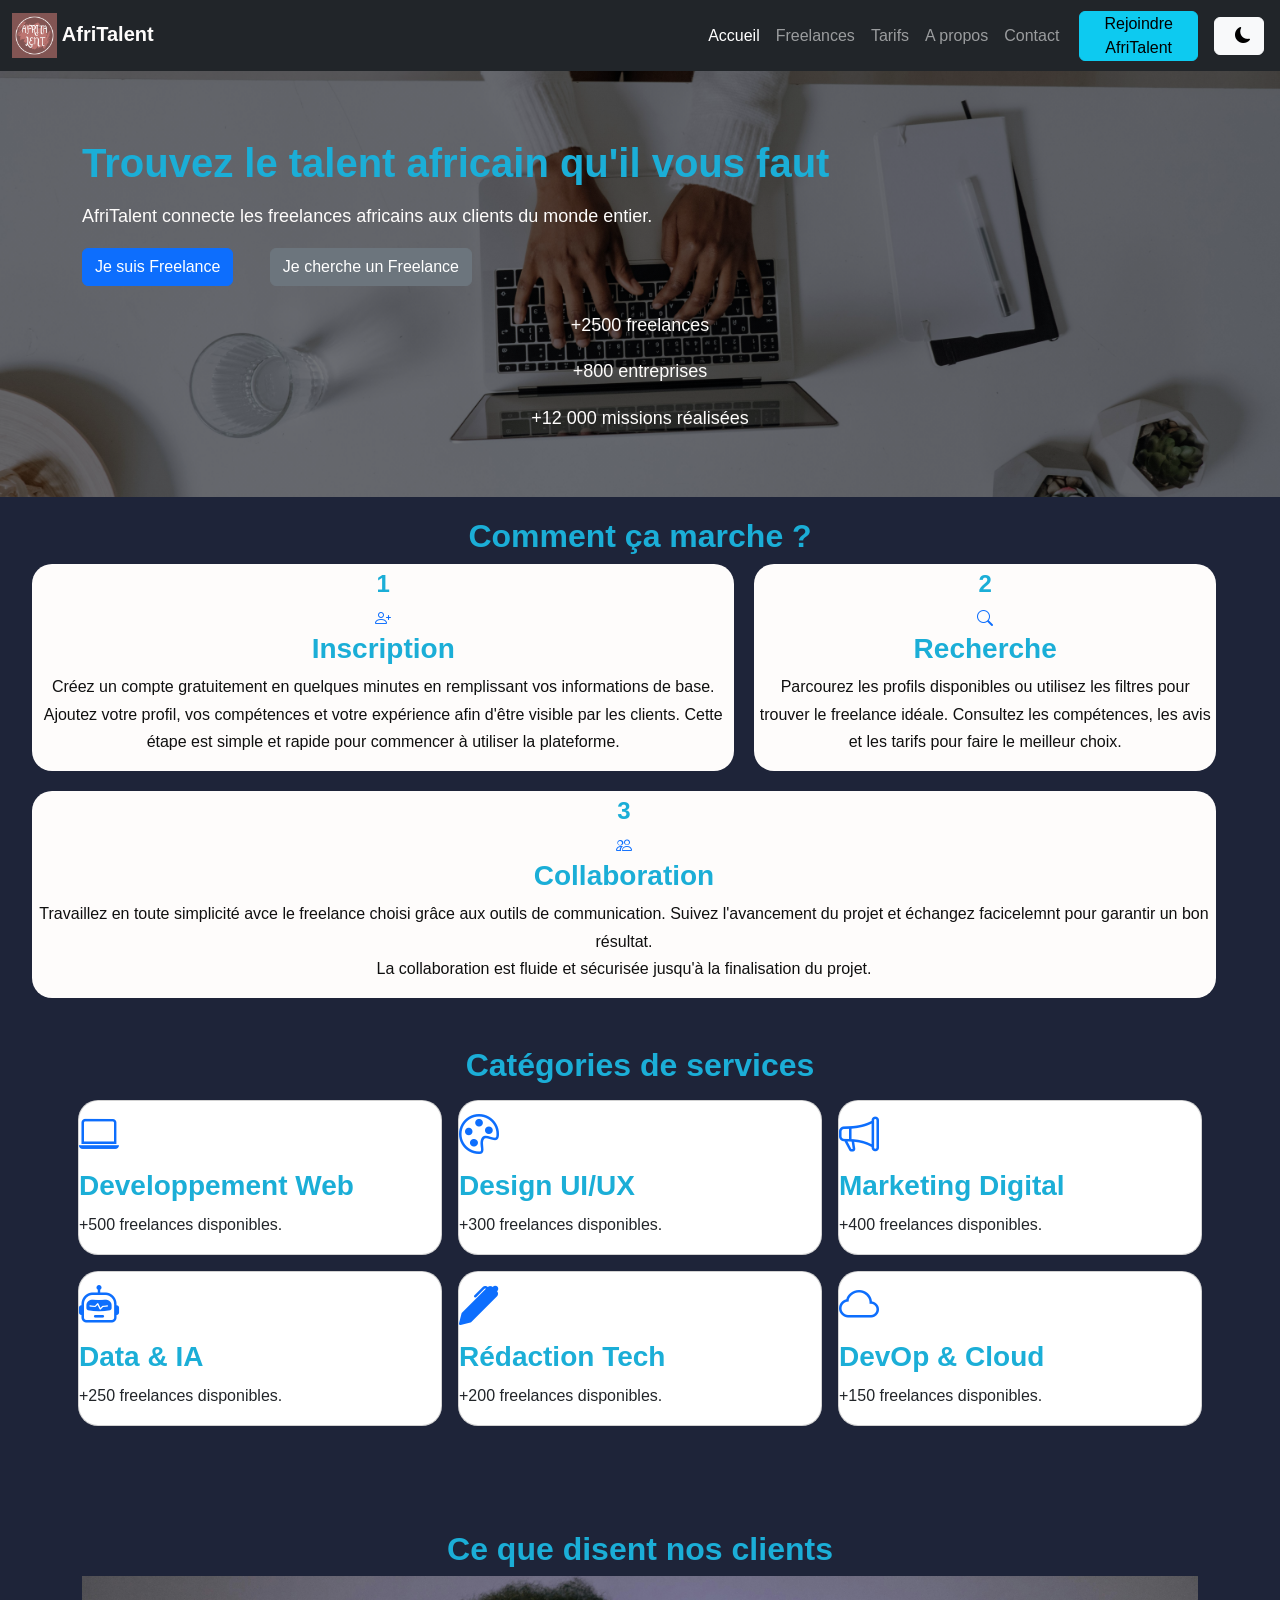
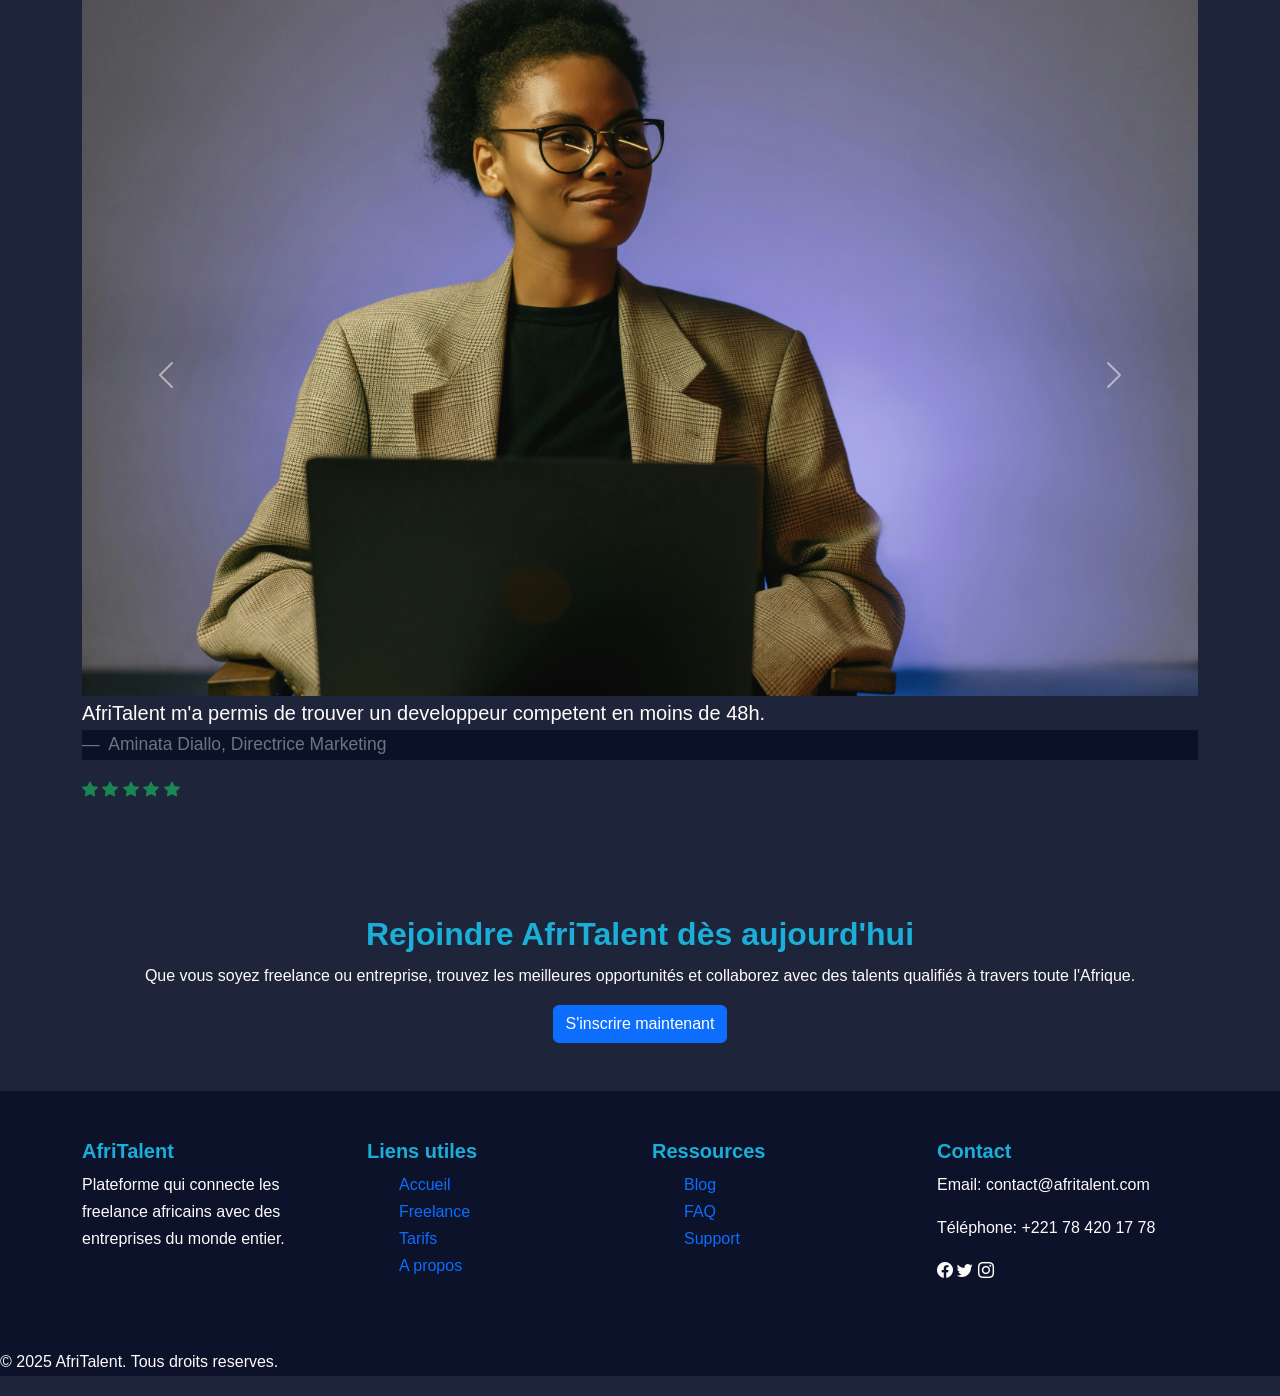
<file: index.html>
<!DOCTYPE html>
<html lang="fr">
<head> 
    <meta charset="UTF-8"> 
    <meta name="viewport" content="width=device-width, initial-scale=1.0"> 
    <title>AfriTalent — Accueil</title> 

    <!-- Bootstrap 5 via CDN : feuille de style --> 
    <link 
    href="https://cdn.jsdelivr.net/npm/bootstrap@5.3.0/dist/css/bootstrap.min.css" 
    rel="stylesheet"> 
    <link rel="stylesheet" href="https://cdn.jsdelivr.net/npm/bootstrap-icons@1.13.1/font/bootstrap-icons.min.css">

    <!-- Votre feuille de style personnelle --> 
    <link rel="stylesheet" href="css/style.css">
    <link rel="preconnect" href="https://fonts.googleapis.com">
</head>
<body> 

    <!-- Le contenu de la page sera ajoute ici --> 
    <!-- Navigation Bootstrap commune a toutes les pages --> 
    <header class="header1">
        <nav id="navbar" class="navbar navbar-expand-lg navbar-dark bg-dark fixed-top"> 
            <div class="container"> 
                <!-- <img src="images/logo2.png" alt="Logo AfriTalent" width="25"> -->
                <a class="navbar-brand" href="index.html"><img src="images/logo2.png" alt="Logo AfriTalent" width="45">
                    AfriTalent</a> 
                <button class="navbar-toggler" type="button" 
                    data-bs-toggle="collapse" 
                    data-bs-target="#navMenu" 
                    aria-controls="navMenu" 
                    aria-expanded="false" 
                    aria-label="Toggle navigation"> 
                    <span class="navbar-toggler-icon"></span> 
                </button>
                <div class="collapse navbar-collapse" id="navMenu"> 
                    <ul class="navbar-nav ms-auto"> 
                        <li class="nav-item"><a class="nav-link active" 
                href="index.html">Accueil</a></li> 
                        <li class="nav-item"><a class="nav-link" 
                href="freelances.html">Freelances</a></li> 
                        <li class="nav-item"><a class="nav-link" 
                href="tarifs.html">Tarifs</a></li> 
                        <li class="nav-item"><a class="nav-link" href="about.html">A 
                propos</a></li>
                        <li class="nav-item"><a class="nav-link" 
                href="contact.html">Contact</a></li> 
                    </ul> 
                </div> 
            </div> 
            <a href="#" class="btn btn-info p-0">Rejoindre AfriTalent</a>

            <!-- Le toggle Dark/Light Mode fonctionnel depuis la navbar -->
            <button id="btn_toggle" class="btn btn-light">
                <i class="bi bi-moon-fill ms-2"></i>
            </button>
        </nav>
    </header> 
    <!-- Contenu principal --> 
    <main> 
        <!-- Section Hero : accroche principale --> 
        <section id="hero"> 
            <div class="container py-5"> 
                <h1>Trouvez le talent africain qu'il vous faut</h1> 
                <p>AfriTalent connecte les freelances africains aux clients du 
        monde entier.</p> 
                <!-- <a href="freelances.html" class="btn btn-primary">Decouvrir les talents</a>  -->
                <a href="#" class="btn-hero1 btn btn-primary"> Je suis Freelance</a>
                <a href="#" class="btn-hero2 btn btn-secondary">Je cherche un Freelance</a>
                <div class="row-hero row text-center mt-4">
                    <div>
                        <p>+2500 freelances</p>
                    </div>
                    <div>
                        <p> +800 entreprises</p>
                    </div>
                    <div>
                        <p> +12 000 missions réalisées</p>
                    </div>
                </div>
            </div> 
        </section>
        <!-- SECTION « COMMENT ÇA MARCHE » -->
        <section class="cont1">
            <h2>Comment ça marche ?</h2>
            <div class="bento-grid text-center">

                <!-- Carte1 -->
                <div class="carte1">
                    <div class="num-card">1</div>
                    <i class="bi bi-person-plus text-primary"></i>
                    <h3>Inscription</h3>
                    <p>
                        Créez un compte gratuitement  en quelques minutes en remplissant  vos informations de base. 
                        Ajoutez votre profil, vos compétences  et votre expérience afin  d'être visible par les clients. 
                        Cette étape est simple et rapide pour commencer à utiliser la plateforme.
                    </p>
                </div>
            
                <!-- Carte2 -->
                 <div class="carte2">
                    <div class="num-card">2</div>
                    <i class="bi bi-search text-primary"></i>
                    <h3>Recherche</h3>
                    <p>
                        Parcourez les profils disponibles ou utilisez les filtres pour trouver le freelance idéale.
                        Consultez les compétences, les avis et les tarifs pour faire le meilleur choix.
                        <!-- Vous pouvez facilement comparer plusieurs profils avant de prendre une décision. -->
                    </p>
                </div>
            
                <!-- Carte3 -->
                <div class="carte3">
                    <div class="num-card">3</div>
                    <i class="bi bi-people text-primary"></i>
                    <h3>Collaboration</h3>
                    <p>
                        Travaillez en toute simplicité  avce le freelance choisi grâce aux outils de communication.
                        Suivez l'avancement du projet et échangez facicelemnt pour garantir un bon résultat. <br>
                        La collaboration est fluide  et sécurisée jusqu'à la finalisation du projet.
                    </p>
                </div>

            </div>
        </section>
        <!-- Section Services --> 
        <section id="services"> 
            <div class="container py-5"> 
                <h2 class="text-center">Catégories de services</h2> 
                <div class="row Section Services-row">

                    <div class="col-md-4 p-2"> 
                        <div class="card service-carte">
                            <i class="bi bi-laptop fs-1 text-primary"></i>
                            <h3>Developpement Web</h3> 
                            <p>+500 freelances disponibles.</p>
                        </div> 
                    </div> 

                    <div class="col-md-4 p-2">
                        <div class="card service-carte">
                            <i class="bi bi-palette fs-1 text-primary"></i>
                            <h3>Design UI/UX</h3> 
                            <p>+300 freelances disponibles.</p> 
                        </div> 
                    </div> 
                    
                    <div class="col-md-4 p-2"> 
                        <div class="card service-carte">
                            <i class="bi bi-megaphone fs-1 text-primary"></i>
                            <h3>Marketing Digital</h3> 
                            <p>+400 freelances disponibles.</p>
                        </div> 
                    </div> 
                    
                    <div class="col-md-4 p-2"> 
                        <div class="card service-carte">
                            <i class="bi bi-robot fs-1 text-primary"></i>
                            <h3>Data & IA</h3> 
                            <p>+250 freelances disponibles.</p>
                        </div> 
                    </div>

                    <div class="col-md-4 p-2"> 
                        <div class="card service-carte">
                            <i class="bi bi-pen-fill fs-1 text-primary"></i>
                            <h3>Rédaction Tech</h3> 
                            <p>+200 freelances disponibles.</p>
                        </div> 
                    </div>

                    <div class="col-md-4 p-2"> 
                        <div class="card service-carte">
                            <i class="bi bi-cloud fs-1 text-primary"></i>
                            <h3>DevOp & Cloud</h3> 
                            <p>+150 freelances disponibles.</p>
                        </div> 
                    </div>

                </div> 
            </div> 
        </section>
        <!-- Section Temoignages --> 
        <section id="temoignages"> 
            <div class="cnt-tmgne container py-5">
                <div id="carouselTemoigne" class="carousel slide" data-bs-ride="carousel">
                    <h2 class="text-center">Ce que disent nos clients</h2>
                    <div class="carousel-inner">
    
                        <div class="carousel-item active">
                            <img src="images/tmgne1.jpg" class="carousel-img" alt="Elle est une Directrice de Marketing"> 
                            <blockquote class="blockquote"> 
                                <p>AfriTalent m'a permis de trouver un developpeur competent en moins de 48h.</p> 
                                <footer class="blockquote-footer">
                                    Aminata Diallo, Directrice Marketing
                                </footer> 
                            </blockquote>
                            <p>
                                <i class="bi bi-star-fill text-success"></i>
                                <i class="bi bi-star-fill text-success"></i>
                                <i class="bi bi-star-fill text-success"></i>
                                <i class="bi bi-star-fill text-success"></i>
                                <i class="bi bi-star-fill text-success"></i>
                            </p>
                        </div>
    
                        <div class="carousel-item">
                            <img src="images/tmgne2.jpg" class="carousel-img" alt="Nouveau freelance chez AfriTalent "> 
                            <blockquote class="blockquote"> 
                                <p>Une excellente plateforme pour trouver des missions.</p> 
                                <footer class="blockquote-footer">
                                    Moussa Traoré, Freelance
                                </footer> 
                            </blockquote>
                            <p>
                                <i class="bi bi-star-fill text-success"></i>
                                <i class="bi bi-star-fill text-success"></i>
                                <i class="bi bi-star-fill text-success"></i>
                                <i class="bi bi-star-fill text-success"></i>
                                <i class="bi bi-star-fill text-success"></i>
                            </p>
                        </div>
    
                        <div class="carousel-item">
                            <img src="images/tmgne3.jpg" class="carousel-img" alt="Chef d'entreprise"> 
                            <blockquote class="blockquote"> 
                                <p>Interface simple et efficace, je recommande vivement.</p> 
                                <footer class="blockquote-footer">
                                    Fatou Ndiaye, Startup
                                </footer> 
                            </blockquote>
                            <p>
                                <i class="bi bi-star-fill text-success"></i>
                                <i class="bi bi-star-fill text-success"></i>
                                <i class="bi bi-star-fill text-success"></i>
                                <i class="bi bi-star-fill text-success"></i>
                                <i class="bi bi-star-fill text-success"></i>
                            </p>
                        </div>

                    </div>
                    <button class="carousel-control-prev" type="button" data-bs-target="#carouselTemoigne" data-bs-slide="prev">
                      <span class="carousel-control-prev-icon" aria-hidden="true"></span>
                      <span class="visually-hidden">Previous</span>
                    </button>
                    <button class="carousel-control-next" type="button" data-bs-target="#carouselTemoigne" data-bs-slide="next">
                      <span class="carousel-control-next-icon" aria-hidden="true"></span>
                      <span class="visually-hidden">Next</span>
                    </button>
                </div> 
            </div> 
        </section>

        <!-- SECTION APPEL A L'ACTION (CTA) -->
        <section id="cta">
            <div class="container py-5 text-center">
                <h2>Rejoindre AfriTalent dès aujourd'hui </h2>
                <p>
                    Que vous soyez freelance ou entreprise, trouvez les meilleures opportunités 
                    et collaborez avec des talents qualifiés à travers toute l'Afrique.
                </p>
                <a href="contact.html" class="btn btn-primary">S'inscrire maintenant</a>
            </div>
        </section>
        <!-- Le bouton « Retour en haut » qui apparaît au scroll -->
        <button id="btn-retour">
           <i class="bi bi-arrow-up-square"></i>
        </button>
    </main>

    <!-- Pied de page --> 
    <footer> 
        <div class="container py-5">
            <div class="row-footer row">

                <div class="dv1 col-md-3">
                    <h5>AfriTalent</h5>
                    <p>
                        Plateforme qui connecte les freelance africains
                        avec des entreprises du monde entier.
                    </p>
                </div>

                <div class="dv2 col-md-3">
                    <h5>Liens utiles</h5>
                    <ul>
                        <li><a href="index.html" class="text-primary">Accueil</a></li>
                        <li><a href="freelances.html"  class="text-primary">Freelance</a></li>
                        <li><a href="tarifs.html" class="text-primary">Tarifs</a></li>
                        <li><a href="about.html" class="text-primary">A propos</a></li>
                    </ul>
                </div>

                <div class="dv3 col-md-3">
                    <h5>Ressources</h5>
                    <ul>
                        <li><a href="#"class="text-primary">Blog</a></li>
                        <li><a href="#" class="text-primary">FAQ</a></li>
                        <li><a href="#" class="text-primary">Support</a></li>
                    </ul>
                </div>

                <div class="dv4 col-md-3 ">
                    <h5>Contact</h5>
                    <p>Email: contact@afritalent.com</p>
                    <p>Téléphone: +221 78 420 17 78</p>
                    <p>
                        <i class="bi bi-facebook"></i>
                        <i class="bi bi-twitter"></i>
                        <i class="bi bi-instagram"></i>
                    </p>
                </div>

            </div>
        </div>

        <div> 
            <p>&copy; 2025 AfriTalent. Tous droits reserves.</p> 
        </div> 
    </footer> 
    <!-- Bootstrap 5 via CDN : script JavaScript --> 
    <script 
src="https://cdn.jsdelivr.net/npm/bootstrap@5.3.0/dist/js/bootstrap.bundle.min.js">
</script> 
    <!-- Votre script JavaScript --> 
    <script src="js/main.js"></script>

</body>
</html>
</file>
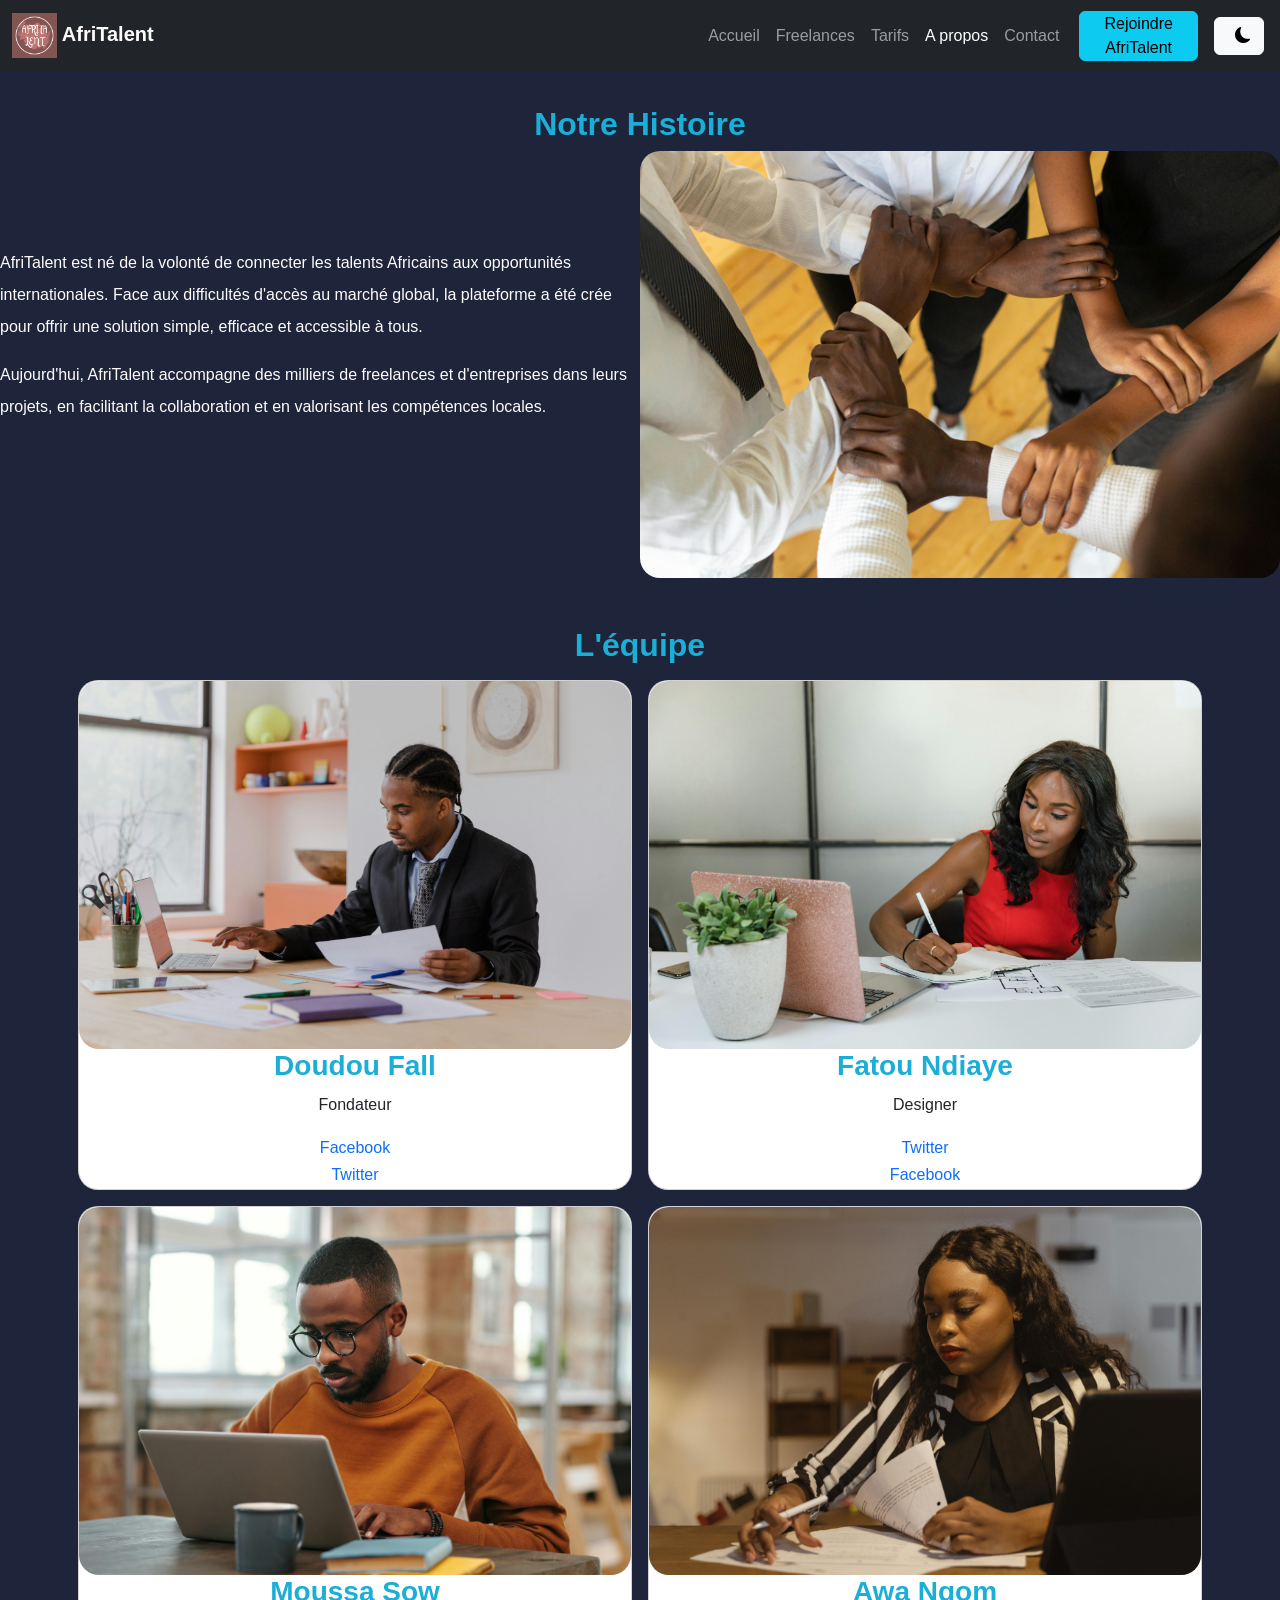
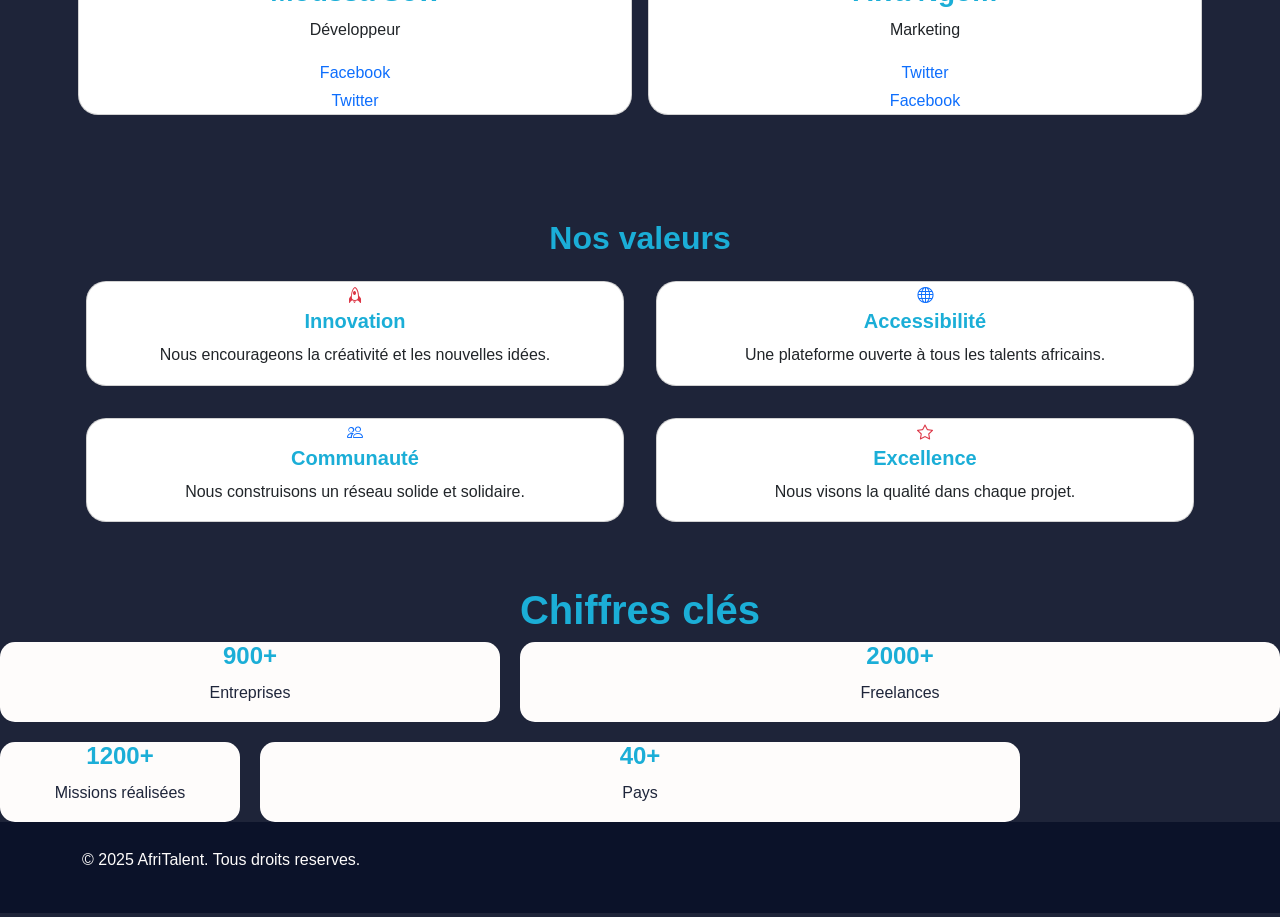
<file: about.html>
<!DOCTYPE html>
<html lang="fr">
<head> 
    <meta charset="UTF-8"> 
    <meta name="viewport" content="width=device-width, initial-scale=1.0"> 
    <title>AfriTalent — À propos</title> 

    <!-- Bootstrap 5 via CDN : feuille de style --> 
    <link 
href="https://cdn.jsdelivr.net/npm/bootstrap@5.3.0/dist/css/bootstrap.min.css" 
rel="stylesheet">
<link rel="stylesheet" href="https://cdn.jsdelivr.net/npm/bootstrap-icons@1.13.1/font/bootstrap-icons.min.css"> 

    <!-- Votre feuille de style personnelle --> 
    <link rel="stylesheet" href="css/style.css">
    <link rel="preconnect" href="https://fonts.googleapis.com">
</head>
<body> 

    <!-- Le contenu de la page sera ajoute ici --> 
    <!-- Navigation Bootstrap commune a toutes les pages --> 
    <header>
        <nav id="navbar" class="navbar navbar-expand-lg navbar-dark bg-dark fixed-top"> 
            <div class="container"> 
                <a class="navbar-brand" href="index.html"><img src="images/logo2.png" alt="Logo AfriTalent" width="45">
                    AfriTalent</a> 
                <button class="navbar-toggler" type="button" 
                    data-bs-toggle="collapse" 
                    data-bs-target="#navMenu" 
                    aria-controls="navMenu" 
                    aria-expanded="false" 
                    aria-label="Toggle navigation"> 
                    <span class="navbar-toggler-icon"></span> 
                </button>
                <div class="collapse navbar-collapse" id="navMenu"> 
                    <ul class="navbar-nav ms-auto"> 
                        <li class="nav-item"><a class="nav-link" 
                href="index.html">Accueil</a></li> 
                        <li class="nav-item"><a class="nav-link" 
                href="freelances.html">Freelances</a></li> 
                        <li class="nav-item"><a class="nav-link" 
                href="tarifs.html">Tarifs</a></li> 
                        <li class="nav-item"><a class="nav-link active" href="about.html">A 
                propos</a></li> 
                        <li class="nav-item"><a class="nav-link" 
                href="contact.html">Contact</a></li> 
                    </ul> 
                </div> 
            </div> 
            <a href="#" class="btn btn-info p-0">Rejoindre AfriTalent</a>
            
            <!-- Le toggle Dark/Light Mode fonctionnel depuis la navbar -->
            <button id="btn_toggle" class="btn btn-light">
                <i class="bi bi-moon-fill ms-2"></i>
            </button>
        </nav>
    </header> 
    <!-- Contenu principal --> 
    <main> 
         <!-- Section « Notre Histoire »  -->
        <section>
            <h2 class="h2-hist text-center"> Notre Histoire</h2>
            <div class="container-hist">
                    <div class="text-hist">
                        <p>
                            AfriTalent est né de la volonté de connecter les talents Africains
                            aux opportunités internationales. Face aux difficultés d'accès au marché global, 
                            la plateforme a été crée pour offrir une solution simple, efficace et accessible à tous.
                        </p>
                        <p>
                            Aujourd'hui, AfriTalent accompagne des milliers de freelances et d'entreprises dans leurs projets, 
                            en facilitant la collaboration et en valorisant les compétences locales.
                        </p>
                    </div>
                    <img src="images/histr1.jpg" alt="Image de notre histoire">
            </div>
        </section>
       <!-- Section « L'équipe »  -->
        <section>
            <div class="container py-5">
                <h2 class="text-center"> L'équipe </h2>
                <div class="row-equipe row">
                    <!-- 1 -->
                    <div class="col-md-6 p-2">
                        <div class="card carte-Equipe text-center">
                            <img src="images/Dev1.jpg" alt="Développeur web qualifié">
                            <h3>Doudou Fall</h3>
                            <p>Fondateur</p>
                            <a class="a-carte" href="#">Facebook</a>
                            <a class="a-carte" href="#">Twitter</a>
                        </div>
                    </div>
                    <!-- 2 -->
                    <div class="col-md-6 p-2">
                        <div class="card carte-Equipe text-center">
                            <img src="images/hist_woman2.jpg" alt="Elle maîtrise le design">
                            <h3>Fatou Ndiaye</h3>
                            <p>Designer</p>
                            <a class="a-carte" href="#">Twitter</a>
                            <a class="a-carte" href="#">Facebook</a>
                        </div>
                    </div>
                    <!-- 3 -->
                     <div class="col-md-6 p-2">
                        <div class="card carte-Equipe text-center">
                            <img src="images/hist_man1.jpg" alt="Le développeur d'applications et web">
                            <h3>Moussa Sow</h3>
                            <p>Développeur</p>
                            <a class="a-carte" href="#">Facebook</a>
                            <a class="a-carte" href="#">Twitter</a>
                        </div>
                     </div>
                     <!-- 4 -->
                    <div class="col-md-6 p-2">
                        <div class="card carte-Equipe text-center">
                            <img src="images/hist-woman1.jpg" alt="La marketeuse">
                            <h3>Awa Ngom</h3>
                            <p>Marketing</p>
                            <a class="a-carte" href="#">Twitter</a>
                            <a class="a-carte" href="#">Facebook</a>
                        </div>
                    </div>

                </div>
            </div>
        </section>
        <!-- Section « Nos valeurs » -->
        <section>
            <div class="container py-5">
                <h2 class="text-center">Nos valeurs</h2>
                <div class="row-equipe row">
                    <!-- 1 -->
                    <div class="col-md-6 p-3">
                        <div class="carte-valeur card text-center">
                            <i class="bi bi-rocket text-danger"></i>
                            <h5>Innovation</h5>
                            <p>Nous encourageons la créativité et les nouvelles idées.</p>
                        </div>                       
                    </div>
                    <!-- 2 -->
                    <div class="col-md-6 p-3">
                        <div class="carte-valeur card text-center">
                            <i class="bi bi-globe text-primary"></i>
                            <h5>Accessibilité</h5>
                            <p>Une plateforme ouverte à tous les talents africains.</p>
                        </div>
                    </div>
                    <!-- 3 -->
                    <div class="col-md-6 p-3">
                        <div class="carte-valeur card text-center">
                            <i class="bi bi-people text-primary"></i>
                            <h5>Communauté</h5>
                            <p>Nous construisons un réseau solide et solidaire.</p>
                        </div>
                    </div>
                    <!-- 4 -->
                    <div class="col-md-6 p-3">
                        <div class="carte-valeur card text-center">
                            <i class="bi bi-star text-danger"></i>
                            <h5>Excellence</h5>
                            <p>Nous visons la qualité dans chaque projet.</p>
                        </div>
                    </div>

                </div>
            </div>
        </section>
        <!-- Section « Chiffres clés »  -->
        <section>
            <h1 class="text-center">Chiffres clés</h1>
            <div class="chiffres-grid">
                <!-- 1 -->
                <div class="chifres-carte1">
                    <h4>900+</h4>
                    <p>Entreprises</p>
                </div>
                <!-- 2 -->
                <div class="chifres-carte2">
                    <h4>2000+</h4>
                    <p>Freelances</p>
                </div>
                <!-- 3 -->
                <div class="chifres-carte3">
                    <h4>1200+</h4>
                    <p>Missions réalisées</p>
                </div>
                <!-- 4 -->
                <div class="chifres-carte4">
                    <h4>40+</h4>
                    <p>Pays</p>
                </div>
            </div>
        </section> 
         <!-- Le bouton « Retour en haut » qui apparaît au scroll -->
        <button id="btn-retour">
           <i class="bi bi-arrow-up-square"></i>
        </button >
    </main>
    <!-- Pied de page --> 
    <footer> 
        <div class="container py-4"> 
            <p>&copy; 2025 AfriTalent. Tous droits reserves.</p> 
        </div> 
    </footer>
    <!-- Bootstrap 5 via CDN : script JavaScript --> 
    <script 
src="https://cdn.jsdelivr.net/npm/bootstrap@5.3.0/dist/js/bootstrap.bundle.min.js">
</script> 
    <!-- Votre script JavaScript --> 
    <script src="js/main.js"></script>

</body>
</html>
</file>
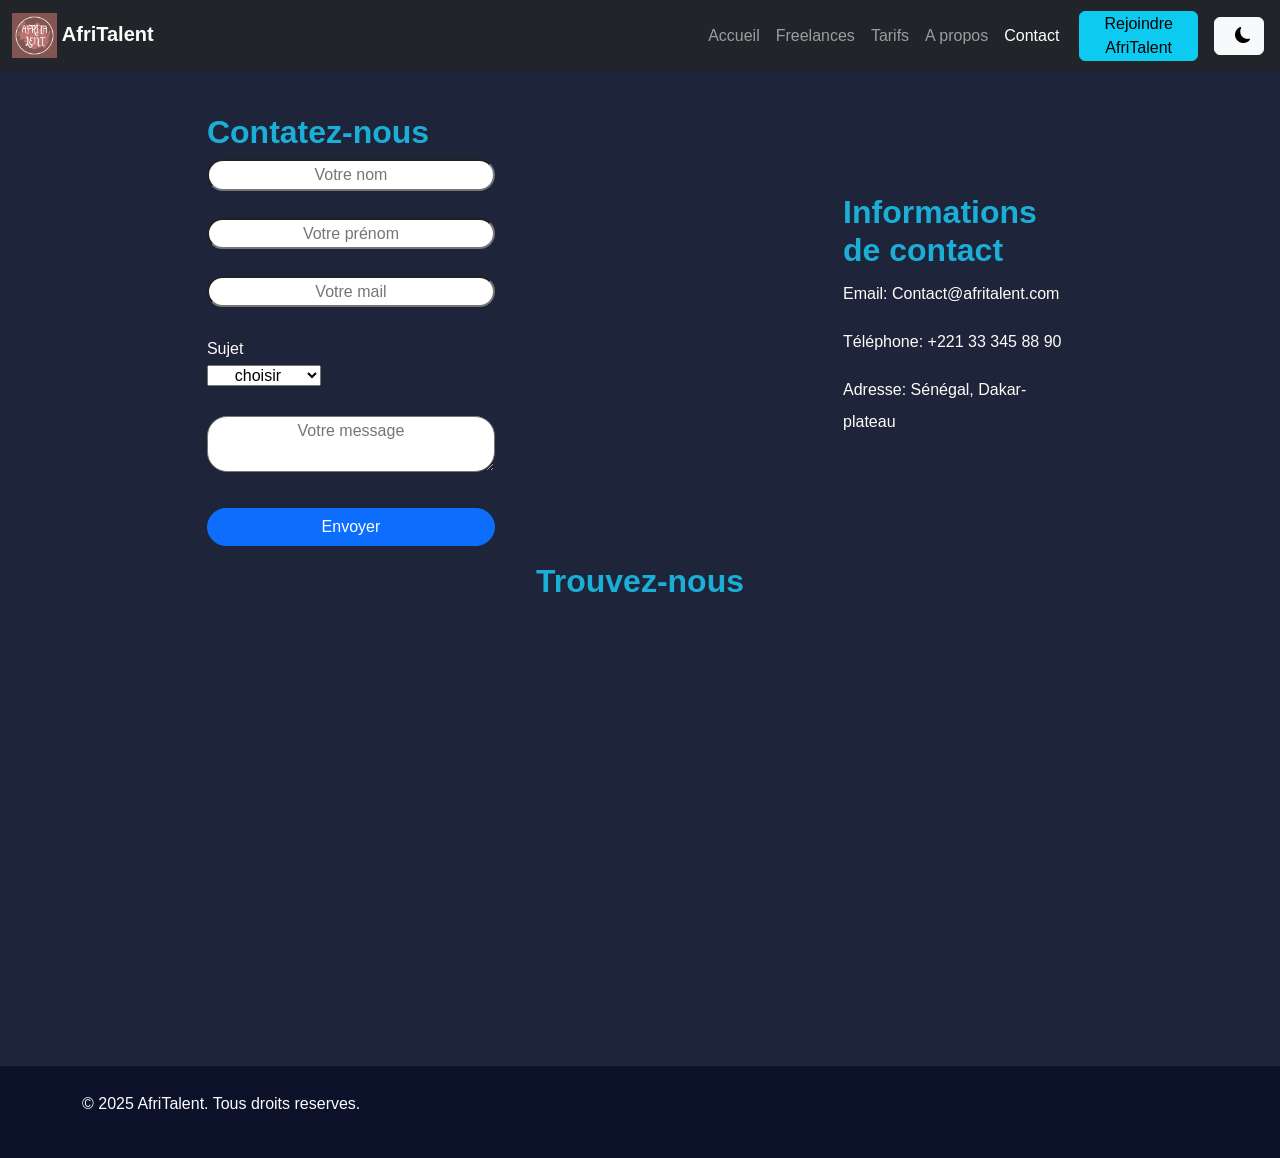
<file: contact.html>
<!DOCTYPE html>
<html lang="fr">
<head> 
    <meta charset="UTF-8"> 
    <meta name="viewport" content="width=device-width, initial-scale=1.0"> 
    <title>AfriTalent — Contact</title> 

    <!-- Bootstrap 5 via CDN : feuille de style --> 
    <link 
href="https://cdn.jsdelivr.net/npm/bootstrap@5.3.0/dist/css/bootstrap.min.css" 
rel="stylesheet">
<link rel="stylesheet" href="https://cdn.jsdelivr.net/npm/bootstrap-icons@1.13.1/font/bootstrap-icons.min.css"> 

    <!-- Votre feuille de style personnelle --> 
    <link rel="stylesheet" href="css/style.css">
    <link rel="preconnect" href="https://fonts.googleapis.com">
</head>
<body> 

    <!-- Le contenu de la page sera ajoute ici --> 
    <!-- Navigation Bootstrap commune a toutes les pages --> 
    <header>
        <nav id="navbar" class="navbar navbar-expand-lg navbar-dark bg-dark fixed-top"> 
            <div class="container"> 
                <a class="navbar-brand" href="index.html"><img src="images/logo2.png" alt="Logo AfriTalent" width="45">
                    AfriTalent</a> 
                <button class="navbar-toggler" type="button" 
                    data-bs-toggle="collapse" 
                    data-bs-target="#navMenu" 
                    aria-controls="navMenu" 
                    aria-expanded="false" 
                    aria-label="Toggle navigation"> 
                    <span class="navbar-toggler-icon"></span> 
                </button>
                <div class="collapse navbar-collapse" id="navMenu"> 
                    <ul class="navbar-nav ms-auto"> 
                        <li class="nav-item"><a class="nav-link" 
                href="index.html">Accueil</a></li> 
                        <li class="nav-item"><a class="nav-link" 
                href="freelances.html">Freelances</a></li> 
                        <li class="nav-item"><a class="nav-link" 
                href="tarifs.html">Tarifs</a></li> 
                        <li class="nav-item"><a class="nav-link" href="about.html">A 
                propos</a></li>
                        <li class="nav-item"><a class="nav-link active" 
                href="contact.html">Contact</a></li> 
                    </ul> 
                </div> 
            </div> 
            <a href="#" class="btn btn-info p-0">Rejoindre AfriTalent</a>
            
            <!-- Le toggle Dark/Light Mode fonctionnel depuis la navbar -->
            <button id="btn_toggle" class="btn btn-light">
                <i class="bi bi-moon-fill ms-2"></i>
            </button>
        </nav>
    </header> 
    <!-- Contenu principal --> 
    <main> 
        <!-- Section formulaire -->
        <section>
            <div class="cnt-container">

                <!-- Formulaire de contact  -->
                <div class="div-form">
                    <h2 class="form mt-5">Contatez-nous</h2>
                    <form>
                    <input type="text" placeholder="Votre nom"><br>
                    <small></small><br>
                        <input type="text" placeholder="Votre prénom"><br>
                        <small></small><br>
                        <input type="email" placeholder="Votre mail"><br>
                        <small></small><br>
                        <label for="Sujet">Sujet</label><br>
                        <select>
                            <option class="option-form" disabled selected>choisir</option>
                            <option>Recrutement</option>
                            <option>Support</option>
                            <option>Information</option>
                        </select><br>
                        <small></small><br>
                        <textarea placeholder="Votre message"></textarea><br>
                        <small></small><br>
                        <button type="submit" class="btn-form btn btn-primary">Envoyer</button>
                        <p></p>
                    </form>
                </div>
                <!-- Informations de contact -->
                 <div class="contact">
                    <h2>Informations de contact</h2>
                    <p>Email: Contact@afritalent.com</p>
                    <p>Téléphone: +221 33 345 88 90</p>
                    <p>Adresse: Sénégal, Dakar-plateau</p>
                 </div>

            </div>
        </section> 

        <!-- Carte Google Maps -->
        <section>

            <h2 class="text-center">Trouvez-nous</h2>
            <div class="carte-iframe">
                <iframe 
                   src="https://www.google.com/maps/embed?pb=!1m18!1m12!1m3!1d61756.16940479362!2d-17.439053849999986!3d14.669523700000012!2m3!1f0!2f0!3f0!3m2!1i1024!2i768!4f13.1!3m3!1m2!1s0xec1724ebcf41b5d%3A0x2d84ad82d5bef1a6!2sDakar-Plateau%2C%20Dakar!5e0!3m2!1sen!2ssn!4v1777072186933!5m2!1sen!2ssn" width="700" height="450" style="border:0;" allowfullscreen="" loading="lazy" referrerpolicy="no-referrer-when-downgrade">
                </iframe>
            </div>

        </section> 
        <!-- Le bouton « Retour en haut » qui apparaît au scroll -->
        <button id="btn-retour">
           <i class="bi bi-arrow-up-square"></i>
        </button >
    </main>
    <!-- Pied de page --> 
    <footer> 
        <div class="container py-4"> 
            <p>&copy; 2025 AfriTalent. Tous droits reserves.</p> 
        </div> 
    </footer>
    <!-- Bootstrap 5 via CDN : script JavaScript --> 
    <script 
src="https://cdn.jsdelivr.net/npm/bootstrap@5.3.0/dist/js/bootstrap.bundle.min.js">
</script> 
    <!-- Votre script JavaScript --> 
    <script src="js/main.js"></script>

</body>
</html>
</file>
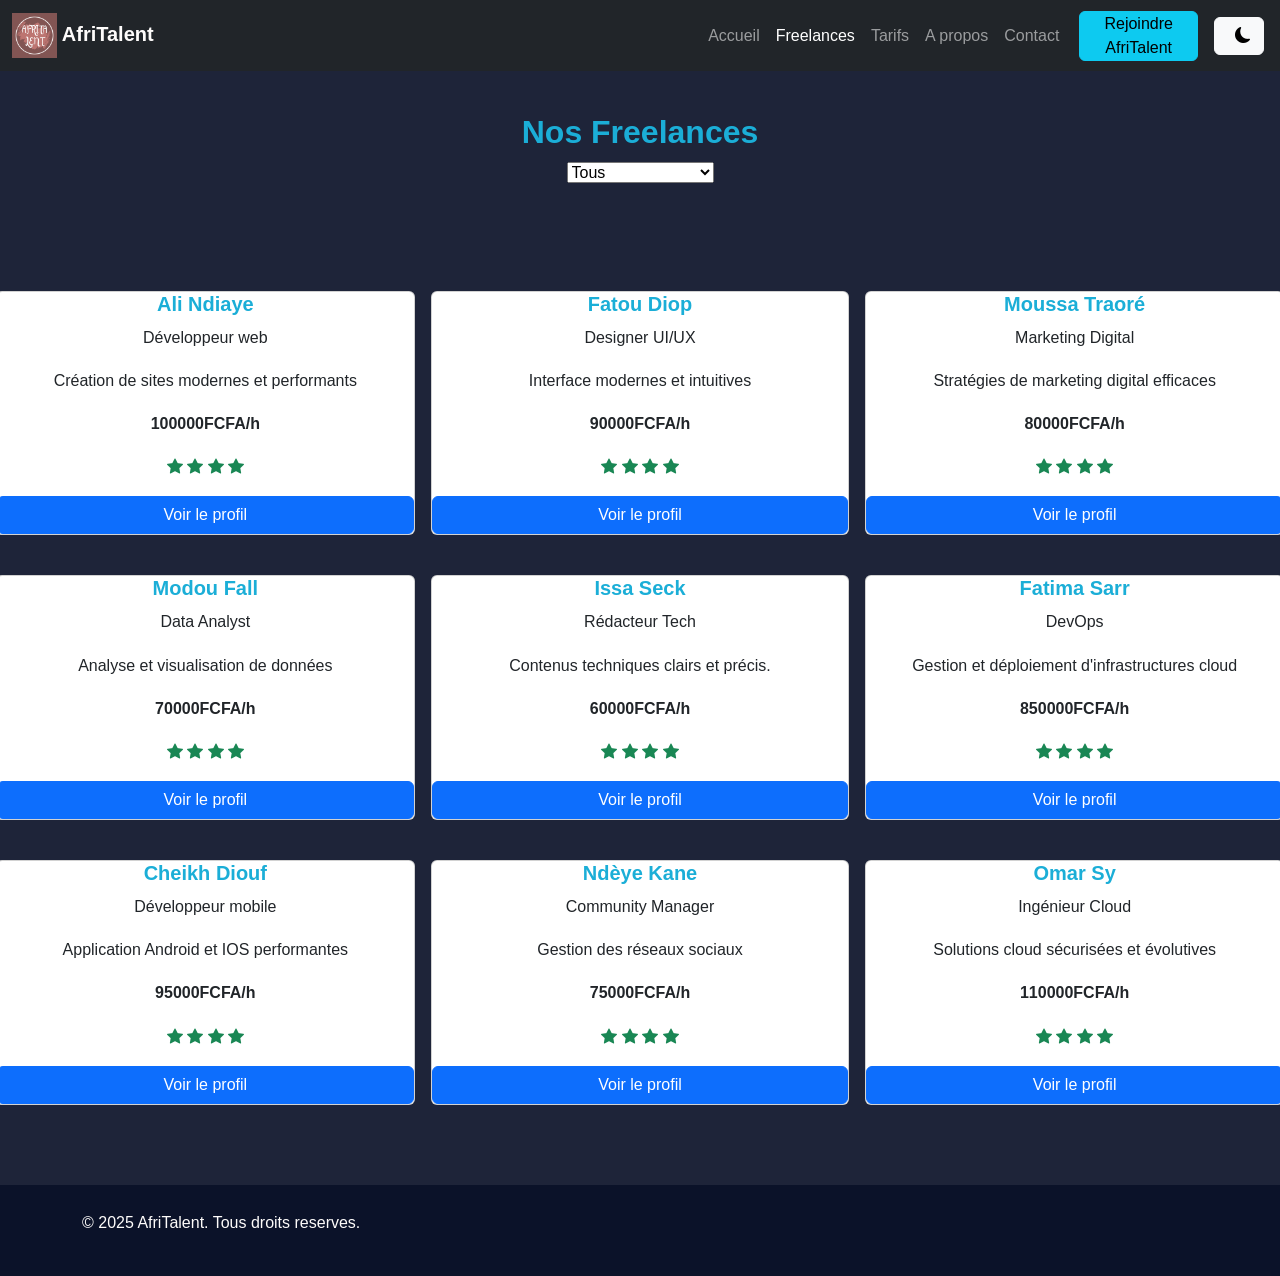
<file: freelances.html>
<!DOCTYPE html>
<html lang="fr">
<head> 
    <meta charset="UTF-8"> 
    <meta name="viewport" content="width=device-width, initial-scale=1.0"> 
    <title>AfriTalent — Catalogue de freelances</title> 

    <!-- Bootstrap 5 via CDN : feuille de style --> 
    <link 
href="https://cdn.jsdelivr.net/npm/bootstrap@5.3.0/dist/css/bootstrap.min.css" 
rel="stylesheet"> 
<link rel="stylesheet" href="https://cdn.jsdelivr.net/npm/bootstrap-icons@1.13.1/font/bootstrap-icons.min.css">

    <!-- Votre feuille de style personnelle --> 
    <link rel="stylesheet" href="css/style.css">
    <link rel="preconnect" href="https://fonts.googleapis.com">
</head>
<body> 

    <!-- Le contenu de la page sera ajoute ici --> 
    <!-- Navigation Bootstrap commune a toutes les pages --> 
    <header>
        <nav id="navbar" class="navbar navbar-expand-lg navbar-dark bg-dark fixed-top"> 
            <div class="container"> 
                <a class="navbar-brand" href="index.html"><img src="images/logo2.png" alt="Logo AfriTalent" width="45">
                    AfriTalent</a> 
                <button class="navbar-toggler" type="button" 
                    data-bs-toggle="collapse" 
                    data-bs-target="#navMenu" 
                    aria-controls="navMenu" 
                    aria-expanded="false" 
                    aria-label="Toggle navigation"> 
                    <span class="navbar-toggler-icon"></span> 
                </button>
                <div class="collapse navbar-collapse" id="navMenu"> 
                    <ul class="navbar-nav ms-auto"> 
                        <li class="nav-item"><a class="nav-link" 
                href="index.html">Accueil</a></li> 
                        <li class="nav-item"><a class="nav-link active" 
                href="freelances.html">Freelances</a></li> 
                        <li class="nav-item"><a class="nav-link" 
                href="tarifs.html">Tarifs</a></li> 
                        <li class="nav-item"><a class="nav-link" href="about.html">A 
                propos</a></li> 
                        <li class="nav-item"><a class="nav-link" 
                href="contact.html">Contact</a></li> 
                    </ul> 
                </div> 
            </div>
            <a href="#" class="btn btn-info p-0">Rejoindre AfriTalent</a>
            
            <!-- Le toggle Dark/Light Mode fonctionnel depuis la navbar -->
            <button id="btn_toggle" class="btn btn-light">
                <i class="bi bi-moon-fill ms-2"></i>
            </button>
        </nav>
    </header> 
    <!-- Contenu principal --> 
    <main> 
        <!-- SECTION FILTRES -->
         <section>
            <div class="conatainer py-5 text-center">
                <h2>Nos Freelances</h2>
                <select>
                    <option disabled selected>Tous</option>
                    <option value="developpeur-web">Développeur web</option>
                    <option value="design">Design</option>
                    <option value="marketing">Marketing</option>
                </select>
            </div>
         </section>
         <!-- SECTION GRILLE DE PROFIL -->
          <section>
            <div class="cnt-profil contairer py-5">
                <div class="row text-center row-profil">
                           <!-- --1-- -->
                    <div class="col-lg-4 col-md-6 col-12 mb-4 p-2">
                        <div class="card text-center">
                            <h5>Ali Ndiaye</h5>
                            <p>Développeur web</p>
                            <p>Création de sites modernes et performants</p>
                            <p><strong>100000FCFA/h</strong></p>
                            <p>
                                <i class="bi bi-star-fill text-success"></i>
                                <i class="bi bi-star-fill text-success"></i>
                                <i class="bi bi-star-fill text-success"></i>
                                <i class="bi bi-star-fill text-success"></i>
                            </p>
                            <a href="images/free_man1.jpg" class="btn btn-primary">Voir le profil</a>
                        </div>
                    </div>
                            <!-- -- --2-- -->
                    <div class="col-lg-4 col-md-6 col-12 mb-4 p-2">
                        <div class="card text-center">
                            <h5>Fatou Diop</h5>
                            <p>Designer UI/UX</p>
                            <p>Interface modernes et intuitives</p>
                            <p><strong>90000FCFA/h</strong></p>
                            <p>
                                <i class="bi bi-star-fill text-success"></i>
                                <i class="bi bi-star-fill text-success"></i>
                                <i class="bi bi-star-fill text-success"></i>
                                <i class="bi bi-star-fill text-success"></i>
                            </p>
                            <a href="images/free_woman1.jpg" class="btn btn-primary">Voir le profil</a>
                        </div>
                    </div>
                           <!-- -- --3-- -->           
                    <div class="col-lg-4 col-md-6 col-12 mb-4 p-2">
                        <div class="card text-center">
                            <h5>Moussa Traoré</h5>
                            <p>Marketing Digital</p>
                            <p>Stratégies de marketing digital efficaces</p>
                            <p><strong>80000FCFA/h</strong></p>
                            <p>
                                <i class="bi bi-star-fill text-success"></i>
                                <i class="bi bi-star-fill text-success"></i>
                                <i class="bi bi-star-fill text-success"></i>
                                <i class="bi bi-star-fill text-success"></i>
                            </p>
                            <a href="images/free_man3.jpg" class="btn btn-primary">Voir le profil</a>
                        </div>
                    </div>
                             <!-- -- --4-- -->
                    <div class="col-lg-4 col-md-6 col-12 mb-4 p-2">
                        <div class="card text-center">
                            <h5>Modou Fall</h5>
                            <p>Data Analyst</p>
                            <p>Analyse et visualisation de données</p>
                            <p><strong>70000FCFA/h</strong></p>
                            <p>
                                <i class="bi bi-star-fill text-success"></i>
                                <i class="bi bi-star-fill text-success"></i>
                                <i class="bi bi-star-fill text-success"></i>
                                <i class="bi bi-star-fill text-success"></i>
                            </p>
                            <a href="images/free_man4.jpg" class="btn btn-primary">Voir le profil</a>
                        </div>
                    </div>
                                <!-- -- --5-- -->
                    <div class="col-lg-4 col-md-6 col-12 mb-4 p-2">
                        <div class="card text-center">
                            <h5>Issa Seck</h5>
                            <p>Rédacteur Tech</p>
                            <p>Contenus techniques clairs et précis.</p>
                            <p><strong>60000FCFA/h</strong></p>
                            <p>
                                <i class="bi bi-star-fill text-success"></i>
                                <i class="bi bi-star-fill text-success"></i>
                                <i class="bi bi-star-fill text-success"></i>
                                <i class="bi bi-star-fill text-success"></i>
                            </p>
                            <a href="images/free_man6.jpg" class="btn btn-primary">Voir le profil</a>
                        </div>
                    </div>
                                <!-- -- --6-- -->
                    <div class="col-lg-4 col-md-6 col-12 mb-4 p-2">
                        <div class="card text-center">
                            <h5>Fatima Sarr</h5>
                            <p>DevOps</p>
                            <p>Gestion et déploiement d'infrastructures cloud</p>
                            <p><strong>850000FCFA/h</strong></p>
                            <p>
                                <i class="bi bi-star-fill text-success"></i>
                                <i class="bi bi-star-fill text-success"></i>
                                <i class="bi bi-star-fill text-success"></i>
                                <i class="bi bi-star-fill text-success"></i>
                            </p>
                            <a href="images/free_woman2.jpg" class="btn btn-primary">Voir le profil</a>
                        </div>
                    </div>
                                <!-- -- --7-- -->
                    <div class="col-lg-4 col-md-6 col-12 mb-4 p-2">
                        <div class="card text-center">
                            <h5>Cheikh Diouf</h5>
                            <p>Développeur mobile</p>
                            <p>Application Android et IOS performantes</p>
                            <p><strong>95000FCFA/h</strong></p>
                            <p>
                                <i class="bi bi-star-fill text-success"></i>
                                <i class="bi bi-star-fill text-success"></i>
                                <i class="bi bi-star-fill text-success"></i>
                                <i class="bi bi-star-fill text-success"></i>
                            </p>
                            <a href="images/free_man2.jpg" class="btn btn-primary">Voir le profil</a>
                        </div>
                    </div>
                                <!-- -- --8-- -->
                    <div class="col-lg-4 col-md-6 col-12 mb-4 p-2">
                        <div class="card text-center">
                            <h5>Ndèye Kane</h5>
                            <p>Community Manager</p>
                            <p>Gestion des réseaux sociaux</p>
                            <p><strong>75000FCFA/h</strong></p>
                            <p>
                                <i class="bi bi-star-fill text-success"></i>
                                <i class="bi bi-star-fill text-success"></i>
                                <i class="bi bi-star-fill text-success"></i>
                                <i class="bi bi-star-fill text-success"></i>
                            </p>
                            <a href="images/free_woman3.jpg" class="btn btn-primary">Voir le profil</a>
                        </div>
                    </div>
                                <!-- -- --9-- -->   
                    <div class="col-lg-4 col-md-6 col-12 mb-4 p-2">
                        <div class="card text-center">
                            <h5>Omar Sy</h5>
                            <p>Ingénieur Cloud</p>
                            <p>Solutions cloud sécurisées et évolutives</p>
                            <p><strong>110000FCFA/h</strong></p>
                            <p>
                                <i class="bi bi-star-fill text-success"></i>
                                <i class="bi bi-star-fill text-success"></i>
                                <i class="bi bi-star-fill text-success"></i>
                                <i class="bi bi-star-fill text-success"></i>
                            </p>
                            <a href="images/free_man5.jpg" class="btn btn-primary">Voir le profil</a>
                        </div>
                    </div>

                </div>
            </div>
          </section>
          <!-- Le bouton « Retour en haut » qui apparaît au scroll -->
        <button id="btn-retour">
           <i class="bi bi-arrow-up-square"></i>
        </button >
    </main>
    <!-- Pied de page --> 
    <footer> 
        <div class="container py-4"> 
            <p>&copy; 2025 AfriTalent. Tous droits reserves.</p> 
        </div> 
    </footer>
    <!-- Bootstrap 5 via CDN : script JavaScript --> 
    <script 
src="https://cdn.jsdelivr.net/npm/bootstrap@5.3.0/dist/js/bootstrap.bundle.min.js">
</script> 
    <!-- Votre script JavaScript --> 
    <script src="js/main.js"></script>

</body>
</html>
</file>
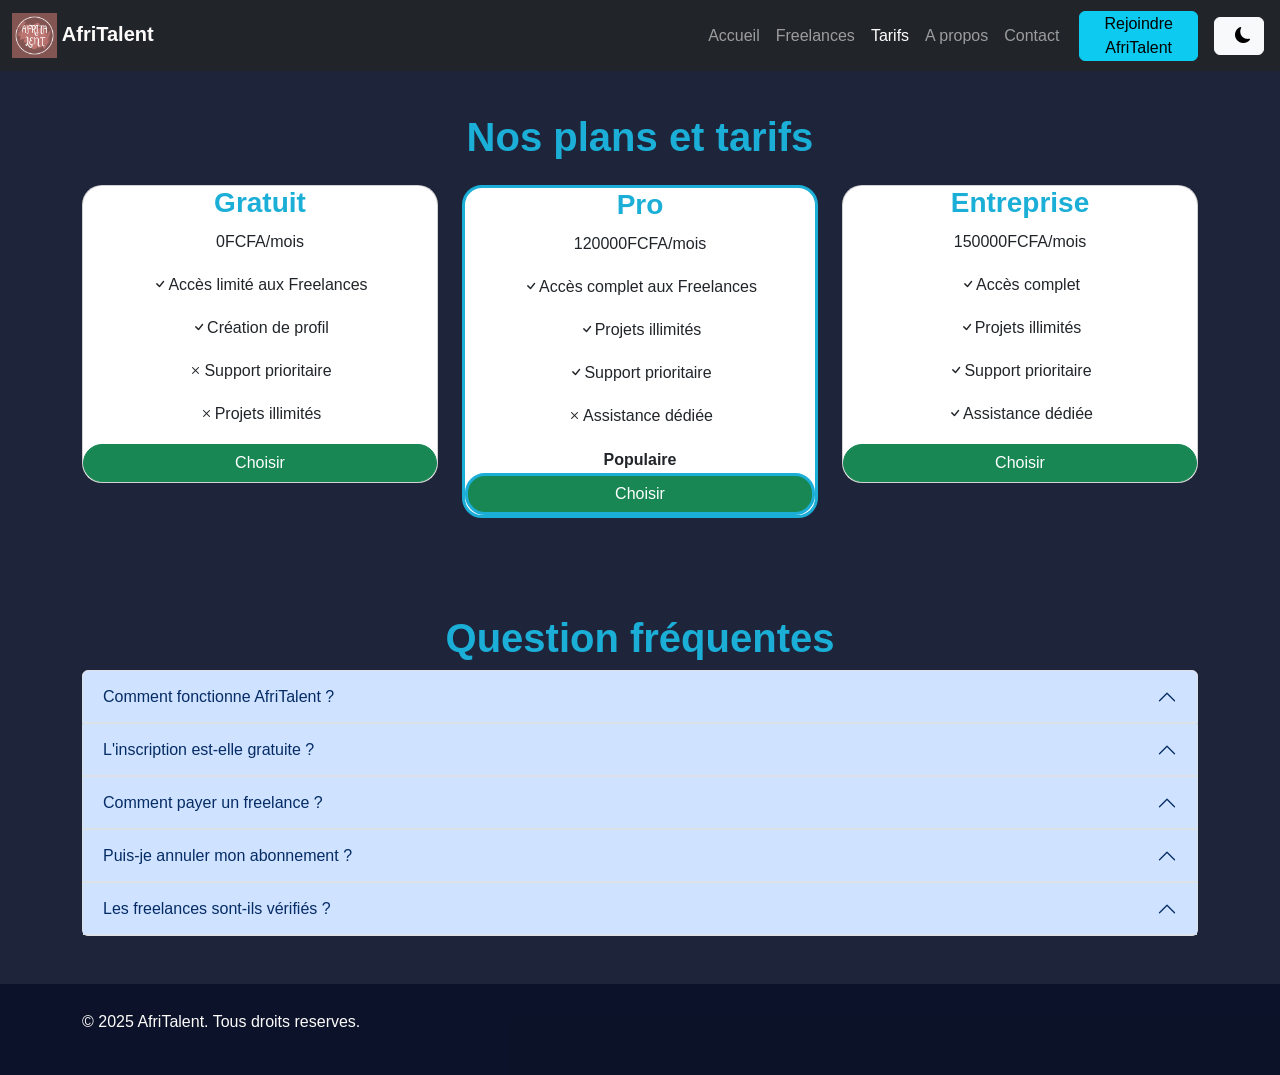
<file: tarifs.html>
<!DOCTYPE html>
<html lang="fr">
<head> 
    <meta charset="UTF-8"> 
    <meta name="viewport" content="width=device-width, initial-scale=1.0"> 
    <title>AfriTalent — Plans et tarification</title> 

    <!-- Bootstrap 5 via CDN : feuille de style --> 
    <link 
href="https://cdn.jsdelivr.net/npm/bootstrap@5.3.0/dist/css/bootstrap.min.css" 
rel="stylesheet"> 
<link rel="stylesheet" href="https://cdn.jsdelivr.net/npm/bootstrap-icons@1.13.1/font/bootstrap-icons.min.css">

    <!-- Votre feuille de style personnelle --> 
    <link rel="stylesheet" href="css/style.css">
    <link rel="preconnect" href="https://fonts.googleapis.com">
</head>
<body> 

    <!-- Le contenu de la page sera ajoute ici -->
    <!-- Navigation Bootstrap commune a toutes les pages --> 
    <header>
        <nav id="navbar" class="navbar navbar-expand-lg navbar-dark bg-dark fixed-top"> 
            <div class="container"> 
                <a class="navbar-brand" href="index.html"><img src="images/logo2.png" alt="Logo AfriTalent" width="45">
                    AfriTalent</a> 
                <button class="navbar-toggler" type="button" 
                    data-bs-toggle="collapse" 
                    data-bs-target="#navMenu" 
                    aria-controls="navMenu" 
                    aria-expanded="false" 
                    aria-label="Toggle navigation"> 
                    <span class="navbar-toggler-icon"></span> 
                </button>
                <div class="collapse navbar-collapse" id="navMenu"> 
                    <ul class="navbar-nav ms-auto"> 
                        <li class="nav-item"><a class="nav-link" 
                href="index.html">Accueil</a></li> 
                        <li class="nav-item"><a class="nav-link" 
                href="freelances.html">Freelances</a></li> 
                        <li class="nav-item"><a class="nav-link active" 
                href="tarifs.html">Tarifs</a></li> 
                        <li class="nav-item"><a class="nav-link" href="about.html">A 
                propos</a></li> 
                        <li class="nav-item"><a class="nav-link" 
                href="contact.html">Contact</a></li> 
                    </ul> 
                </div> 
            </div> 
            <a href="#" class="btn btn-info p-0">Rejoindre AfriTalent</a>

            <!-- Le toggle Dark/Light Mode fonctionnel depuis la navbar -->
            <button id="btn_toggle" class="btn btn-light">
               <i class="bi bi-moon-fill ms-2"></i>
            </button>
        </nav>
    </header> 
    <!-- Contenu principal --> 
    <main> 
        <!-- Section 3 plans tarifaires -->
        <section>
            <div class="container py-5">
                <h1 class="text-center pb-3">Nos plans et tarifs</h1>
                <div class="row row-tarif">
                        <!-- --1-- -->
                    <div class="col-md-4">
                        <div class="carte-plan card text-center">
                            <h3>Gratuit</h3>
                            <p>0FCFA/mois</p>
                            <p><i class="bi bi-check"></i>Accès limité aux Freelances</p>
                            <p><i class="bi bi-check"></i>Création de profil</p>
                            <p><i class="bi bi-x"></i>Support prioritaire</p>
                            <p><i class="bi bi-x"></i>Projets illimités</p>
                            <a href="#" class="btn btn-success">Choisir</a>
                        </div>
                    </div>
                       <!-- -- --2-- -->
                    <div class="col-md-4">
                        <div class="carte-plan1 card text-center">
                            <h3>Pro</h3>
                            <p>120000FCFA/mois</p>
                            <p><i class="bi bi-check"></i>Accès complet aux Freelances</p>
                            <p><i class="bi bi-check"></i>Projets illimités</p>
                            <p><i class="bi bi-check"></i>Support prioritaire</p>
                            <p><i class="bi bi-x"></i>Assistance dédiée</p>
                            <strong>Populaire</strong>
                            <a href="#" class="btn btn-success">Choisir</a>
                        </div>
                    </div>
                        <!-- --3-- -->
                    <div class="col-md-4">
                        <div class="carte-plan card text-center">
                            <h3>Entreprise</h3>
                            <p>150000FCFA/mois</p>
                            <p><i class="bi bi-check"></i>Accès complet</p>
                            <p><i class="bi bi-check"></i>Projets illimités</p>
                            <p><i class="bi bi-check"></i>Support prioritaire</p>
                            <p><i class="bi bi-check"></i>Assistance dédiée</p>
                            <a href="#" class="btn btn-success">Choisir</a>
                        </div>
                    </div>
                </div>
            </div>
        </section>
          <!-- FAQ en accordion Bootstrap  -->
        <section>
            <div class="container py-5">
                <h1 class="text-center">Question fréquentes</h1>
                <div class="accordion" id="faq">
                       <!-- Question1 -->
                    <div class="accordion-item">
                        <h2 class="accordion-header">
                            <button class="accordion-button" data-bs-toggle="collapse" data-bs-target="#q1">
                                Comment fonctionne AfriTalent ?
                            </button>
                        </h2>
                        <div id="q1" class="accordion-collapse collapse">
                            <div class="accordion-body">
                                AfriTalent met en relation freelances et entreprises facilement.
                            </div>
                        </div>
                    </div>
                        <!-- Question2 -->
                    <div class="accordion-item">
                        <h2 class="accordion-header">
                            <button class="accordion-button" data-bs-toggle="collapse" data-bs-target="#q2">
                                L'inscription est-elle gratuite ?
                            </button>
                        </h2>
                        <div id="q2" class="accordion-collapse collapse">
                            <div class="accordion-body">
                                Oui, l'inscription est gratuite pour tous les utilisateurs. 
                            </div>
                        </div>
                    </div>
                     <!-- Question3 -->
                    <div class="accordion-item">
                        <h2 class="accordion-header">
                           <button class="accordion-button" data-bs-toggle="collapse" data-bs-target="#q3">
                                Comment payer un freelance ?
                           </button>
                        </h2>
                        <div id="q3" class="accordion-collapse collapse">
                            <div class="accordion-body">
                                Le paiement se fait via la plateforme sécurisée.
                            </div>
                        </div>
                    </div>
                    <!-- Question4 -->
                    <div class="accordion-item">
                        <h2 class="accordion-header">
                            <button class="accordion-button" data-bs-toggle="collapse" data-bs-target="#q4">
                                Puis-je annuler mon abonnement ?
                            </button>
                        </h2>
                        <div id="q4" class="accordion-collapse collapse">
                            <div class="accordion-body">
                                Oui, vous pouvez à tout moment.
                            </div>
                        </div>
                    </div>
                    <!-- Question5 -->
                    <div class="accordion-item">
                        <h2 class="accordion-header">
                            <button class="accordion-button" data-bs-toggle="collapse" data-bs-target="#q5">
                                Les freelances sont-ils vérifiés ?
                            </button>
                        </h2>
                        <div id="q5" class="accordion-collapse collapse">
                            <div class="accordion-body">
                                Oui, chaque profil est vérifié avant validation.
                            </div>
                        </div>
                    </div>

                </div>
            </div>
        </section>
        <!-- Le bouton « Retour en haut » qui apparaît au scroll -->
        <button id="btn-retour">
           <i class="bi bi-arrow-up-square"></i>
        </button>
    </main>
    <!-- Pied de page --> 
    <footer> 
        <div class="container py-4"> 
            <p>&copy; 2025 AfriTalent. Tous droits reserves.</p> 
        </div> 
    </footer> 
    <!-- Bootstrap 5 via CDN : script JavaScript --> 
    <script 
src="https://cdn.jsdelivr.net/npm/bootstrap@5.3.0/dist/js/bootstrap.bundle.min.js">
</script> 
    <!-- Votre script JavaScript --> 
    <script src="js/main.js"></script>

</body>
</html>
</file>
<file: css/style.css>
/* Page1 */

/* Reset CSS */
*{
    margin: 0;
    padding: 0;
    box-sizing: border-box;
}

/* Les variable CSS */
:root{
    /* Couleur */
    --couleur_titre: #1baed7;
    --couleur_fond: #0a1128ea;
    --couleur_text: #FEFCFB;
    /* --couleur_sombre: #ffffff; */
    /* Police */
    --titre: 'poppins',sans-serif;
    --corps: "Roboto", sans-serif;
    /* Espacement */
    --espace: 20px;
}

  /* Style de base  */
body{
    font-family: var(--corps);
    background-color: var(--couleur_fond);
    color: var(--couleur_text);
    padding-top: 65px;
    line-height: 1.7;
}

/* Layout général */
/* NAVBAR  */
.header1{
    width: 700px;
}
.navbar-brand{
    font-weight: bold;
    font-size: 20px;
    color: var(--couleur_text);
}
.navbar-nav{
    align-items: center;
}
.nav-link:hover{
    color: var(--couleur_titre);
    transform: scale(1.06);
}

 /* Titre  */
h1, h2, H3, h4, h5{
    font-family: var(--titre);
    color: var(--couleur_titre);
    font-weight: bold;
}

/* pied de page  */
footer{
    background-color: var(--couleur_fond);
}
ul li{
    list-style: none;
}
ul li a{
    text-decoration: none;
}

/* SECTION HERO */
#hero{
    background-image:linear-gradient(rgba(0, 0, 0, 0.5), rgba(0, 0, 0, 0.5)), url("../images/fond_hero1.jpg");
    background-size: cover;
    background-position: center;
    background-repeat: no-repeat;
    padding-top: var(--espace);
    /* margin-top: var(--espace); */
    width: 100%;
    margin-top: 0;
}
/* Typographie expresisive */
#hero h1{
    font-size: 40px;
    line-height: 1.5;
}
#hero p{
    font-size: 18px;
}
#hero{
    margin-bottom: var(--espace);
}
#hero .btn-hero1, .btn-hero2{
    font-weight: 500;
}
#hero .btn-hero1{
    margin-right: 2em;
}
.btn-hero1:hover, .btn-hero2:hover{
    transform: scale(1.05);
}
.row-hero div{
    font-size: 18px;
}

/* SECTION « COMMENT ÇA MARCHE » */
.cont1{
    text-align: center;
    /* width: 100vw; */
}
.bento-grid{
    display: grid;
    grid-template-columns: repeat(5, 1fr);
    /* grid-template-rows: repeat(1, 300px); */
    gap: var(--espace);
    /* justify-items: center; */
    width: 100%;
    /* height: 100%; */
}
.cont1 .bento-grid{
    width: 95%;
    /* text-align: center; */
    padding-left: 2em;
}
.carte1, .carte2, .carte3{
    background: var(--couleur_text);
    color: rgba(0, 0, 0, 0.941);
    border-radius: 20px;
    text-align: center;
    transition: all 0.03s ease;
    cursor: pointer;
    /* width: 200px; */
    /* height: 100%; */
}
.num-card{
    font-weight: bold;
    font-size: 1.5rem;
    color: var(--couleur_titre);
}
.carte1{
    /* grid-row: 1 / 1; */
    grid-column: 1 / 4;
}
.carte2{
    grid-row: 1 / 1;
    grid-column: 4 / 6;
}
.carte3{
    grid-row: 2 / 2;
    grid-column: 1 / 6;
}
.carte1:hover, .carte2:hover, .carte3:hover{
    transform: translateY(-8px);
    background-color: var(--couleur_fond);
    color: var(--couleur_text);
    box-shadow: 0 10px 25px rgba(0, 0, 0, 0.13);
}

/* Section Services */
.service-carte{
    transition: all 0.6s ease;
    cursor: pointer;
    border-radius: var(--espace);
}
.service-carte:hover{
    transform: translateY(-8px);
    background-color: var(--couleur_fond);
    color: var(--couleur_text);
    box-shadow: 0 10px 25px rgba(0, 0, 0, 0.2);
}

/* Section Temoignages */
#temoignages{
    width: 100vw;
}
.cnt-tmgne{
    width: 100%;
}
/* .carousel-item{
    width: 450px;
} */
 .carousel-img{
    height: 80vh;
    width: 100%;
    /* border-radius: 15%; */
    object-fit: cover;
 }


/* Page3 */
/* Section 3 plans tarifaires */
.carte-plan1, .carte-plan1 a{
    border: 3px solid var(--couleur_titre);
    border-radius: var(--espace);
}
.carte-plan, .carte-plan a{
    border-radius: var(--espace);
}

/* Page4 */
/* Section « Notre Histoire » */
.h2-hist{
    padding-top: var(--espace);
    margin-top: var(--espace);
}
.container-hist{
    display: flex;
}
.container-hist img{
    width: 50%;
    border-radius: 20px;
}
.text-hist {
    padding-top: 6em;
    line-height: 2em;
}
/* Section « L'équipe »  */
.a-carte{
    text-decoration: none;
}
.carte-Equipe{
    border-radius: var(--espace);
}
.carte-Equipe img{
    border-radius: var(--espace);
}
/* Section « Nos valeurs » */
.carte-valeur{
    border-radius: var(--espace);
}
/* Section « Chiffres clés » */
.chiffres-grid{
    display: grid;
    /* grid-template-rows: repeat(1,100px); */
    grid-template-columns: repeat(5, 1fr);
    gap: var(--espace);
    text-align: center;
}
.chifres-carte1, .chifres-carte2, .chifres-carte3, .chifres-carte4{
    background-color: var(--couleur_text);
    color: var(--couleur_fond);
    border-radius: 15px;
}
.chifres-carte1{
    grid-column: 1/3;
}
.chifres-carte2{
    grid-row: 1/2;
    grid-column: 3/6;
}
.chifres-carte3{
    /* grid-column: 1/3; */
    grid-row: 2/5;
}
.chifres-carte4{
    grid-column: 2/5;
    grid-row: 2/5;
}


/* Page5 */
/* Section formulaire */
.cnt-container{
    display: flex;
    justify-content: space-around;
}
.contact{
    margin-top: 8em;
    width: 230px;
    line-height: 2em;
}
.div-form form{
    width: 210px;
}
.div-form input,.sujet-form, .option-form, textarea, .btn-form{
    width: 18em;
    border-radius: var(--espace);
    text-align: center;
}
/* Carte Google Maps */
.carte-iframe{
    text-align: center;
}

/* Les media queries  */
   /* Mobille  */
@media screen and (max-width: 375px) {
    /* Toutes les pages  */
    .bento-grid, .Services-row,.row-equipe{
        grid-template-columns: 1fr;
        gap: var(--espace);
    }
    /* page1  */
    #hero{
        width: 100%;
    }
    #hero h1 {
        font-size: 24px;
        font-weight: bold;
    }
    #hero p {
        font-size: 13px;
    }
    .btn-hero2{
        margin-top: 0.5em;
    }
     /* SECTION « COMMENT ÇA MARCHE » */
      .cont1 .bento-grid{
        width: 90%;
        font-size: 12px;
    }
    .bento-grid .carte1, 
    .bento-grid .carte2{
        width: 90%;
    }
    .carte1, .carte2, .carte3{
        grid-row: auto;
        grid-column: auto;
    }
    
  /* pied de page  */
    .dv1, .dv2, .dv3, .dv4{
        align-items: center;

    }
     

     /* page4  */
    .container-hist{
        flex-direction: column;
        align-items: center;
    }
    .text-hist{
        padding-top: 2.3em;
        font-size: 14px;
    }
    .container-hist .text-hist{
        width: 90%;
    }
    .container-hist img{
    width: 90%;
    border-radius: 20px;
    }
     /* page5  */
    .cnt-container{
        flex-direction: column;
        width: 100%;
        align-items: center;
    }
    .div-form input,.sujet-form, .option-form, textarea, .btn-form{
        width: 100%;
    }
    body iframe{
        width: 80%;
    }
}

/* Tablette  */
@media screen and (max-width: 768px) {
    /* Toutes les pages  */
    .Services-row{
        grid-template-columns: 1fr;
        gap: var(--espace);
    }
    /* page1  */
    
     /* SECTION « COMMENT ÇA MARCHE » */
      .cont1 .bento-grid{
        width: 100%;
    }
    .bento-grid .carte1, 
    .bento-grid .carte2,
    .bento-grid .carte3{
        width: 85%; 
        text-align: center;
    }

    /* page2  */
    .cnt-profil .row-profil{
        /* width: 100%; */
        /* align-items: center; */
        margin: 0 0;
        gap: var(--espace);
    }

      /* Page3  */
    .row-tarif{
        gap: var(--espace);
    }

}

/* Le toggle Dark/Light Mode fonctionnel depuis la navbar */
#btn_toggle{
    margin: 0 1em;
}

/* La navbar qui change de style au scroll (fond, ombre, effet shrink) */
.nav-scroll{
    background-color: var(--couleur_fond) !important;
    box-shadow: 0 2px 8px rgba(0, 0, 0, 0.2);
    color: var(--couleur_text);
}
/* <!-- Le bouton « Retour en haut » qui apparaît au scroll --> */
#btn-retour i{
    position: fixed;
    bottom: var(--espace);
    right: var(--espace);    
    color: var(--couleur_titre);
    font-size: 2.3em;
}
</file>
